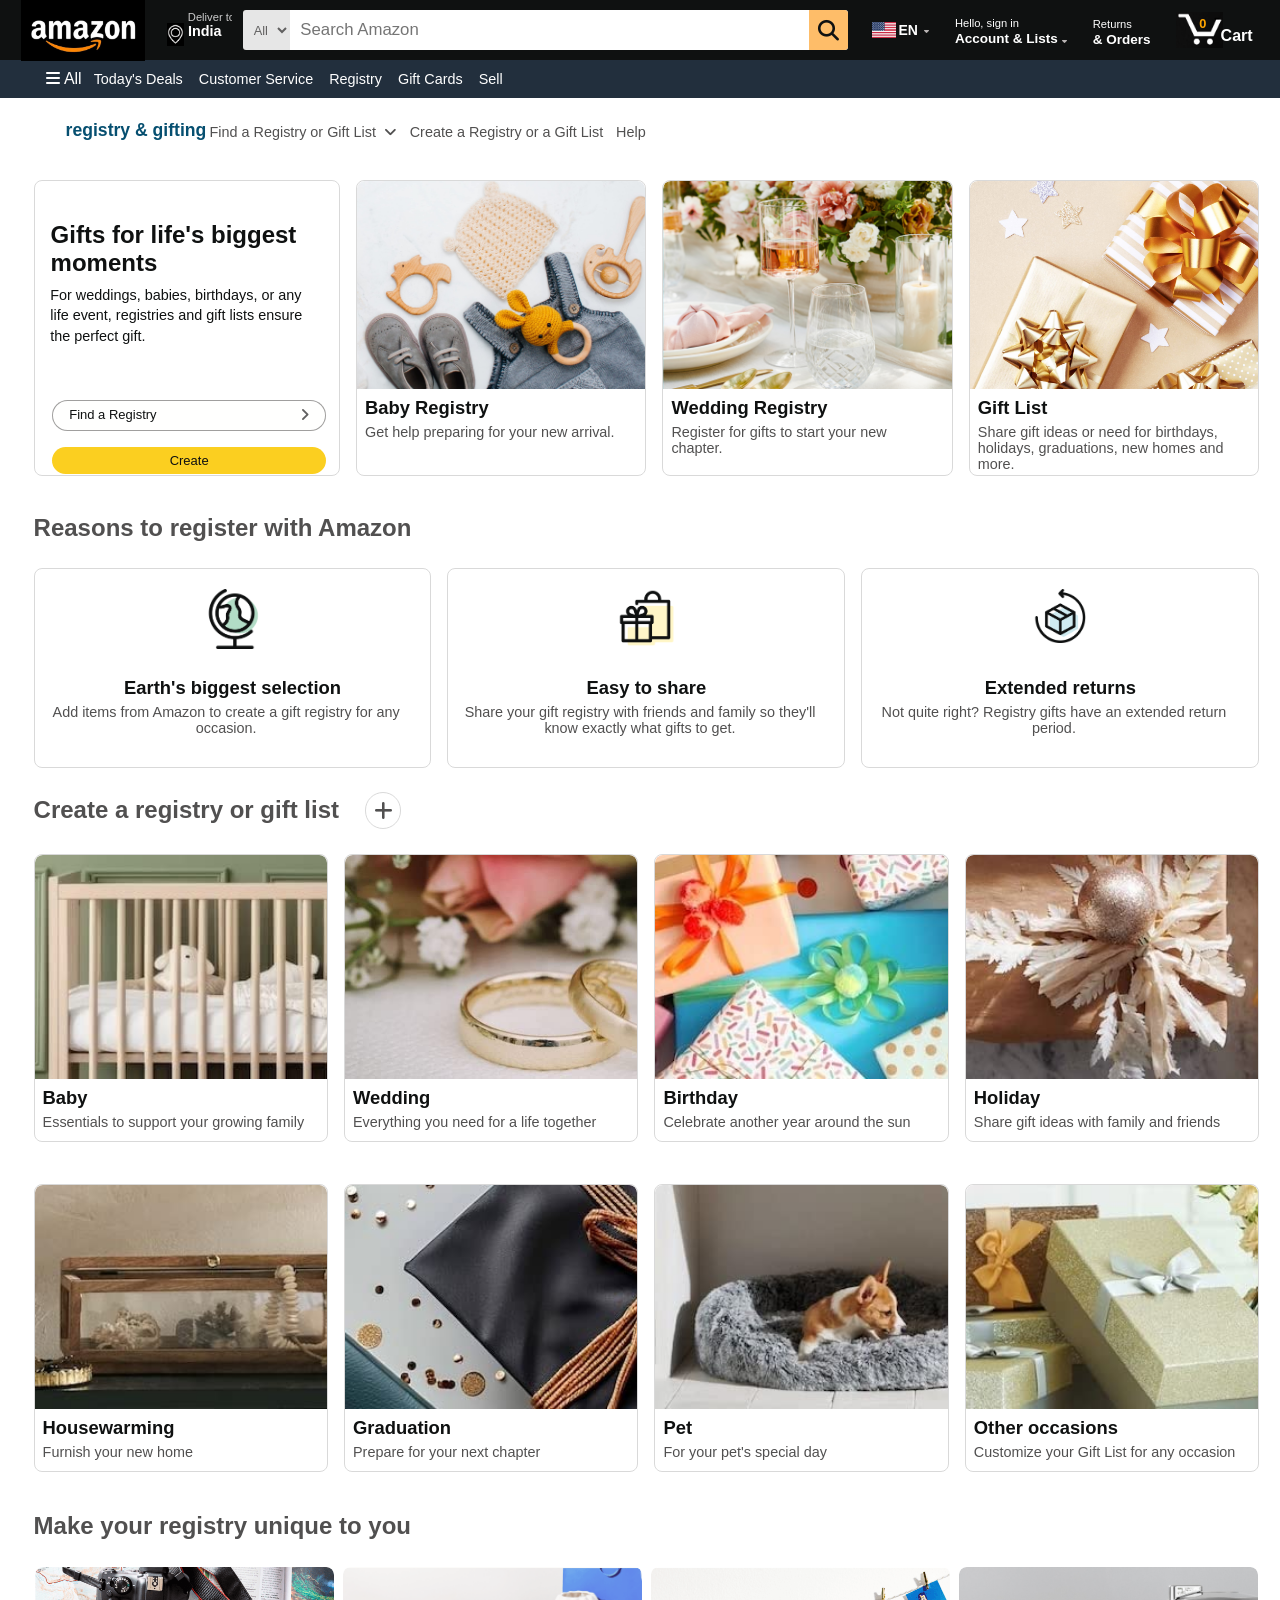
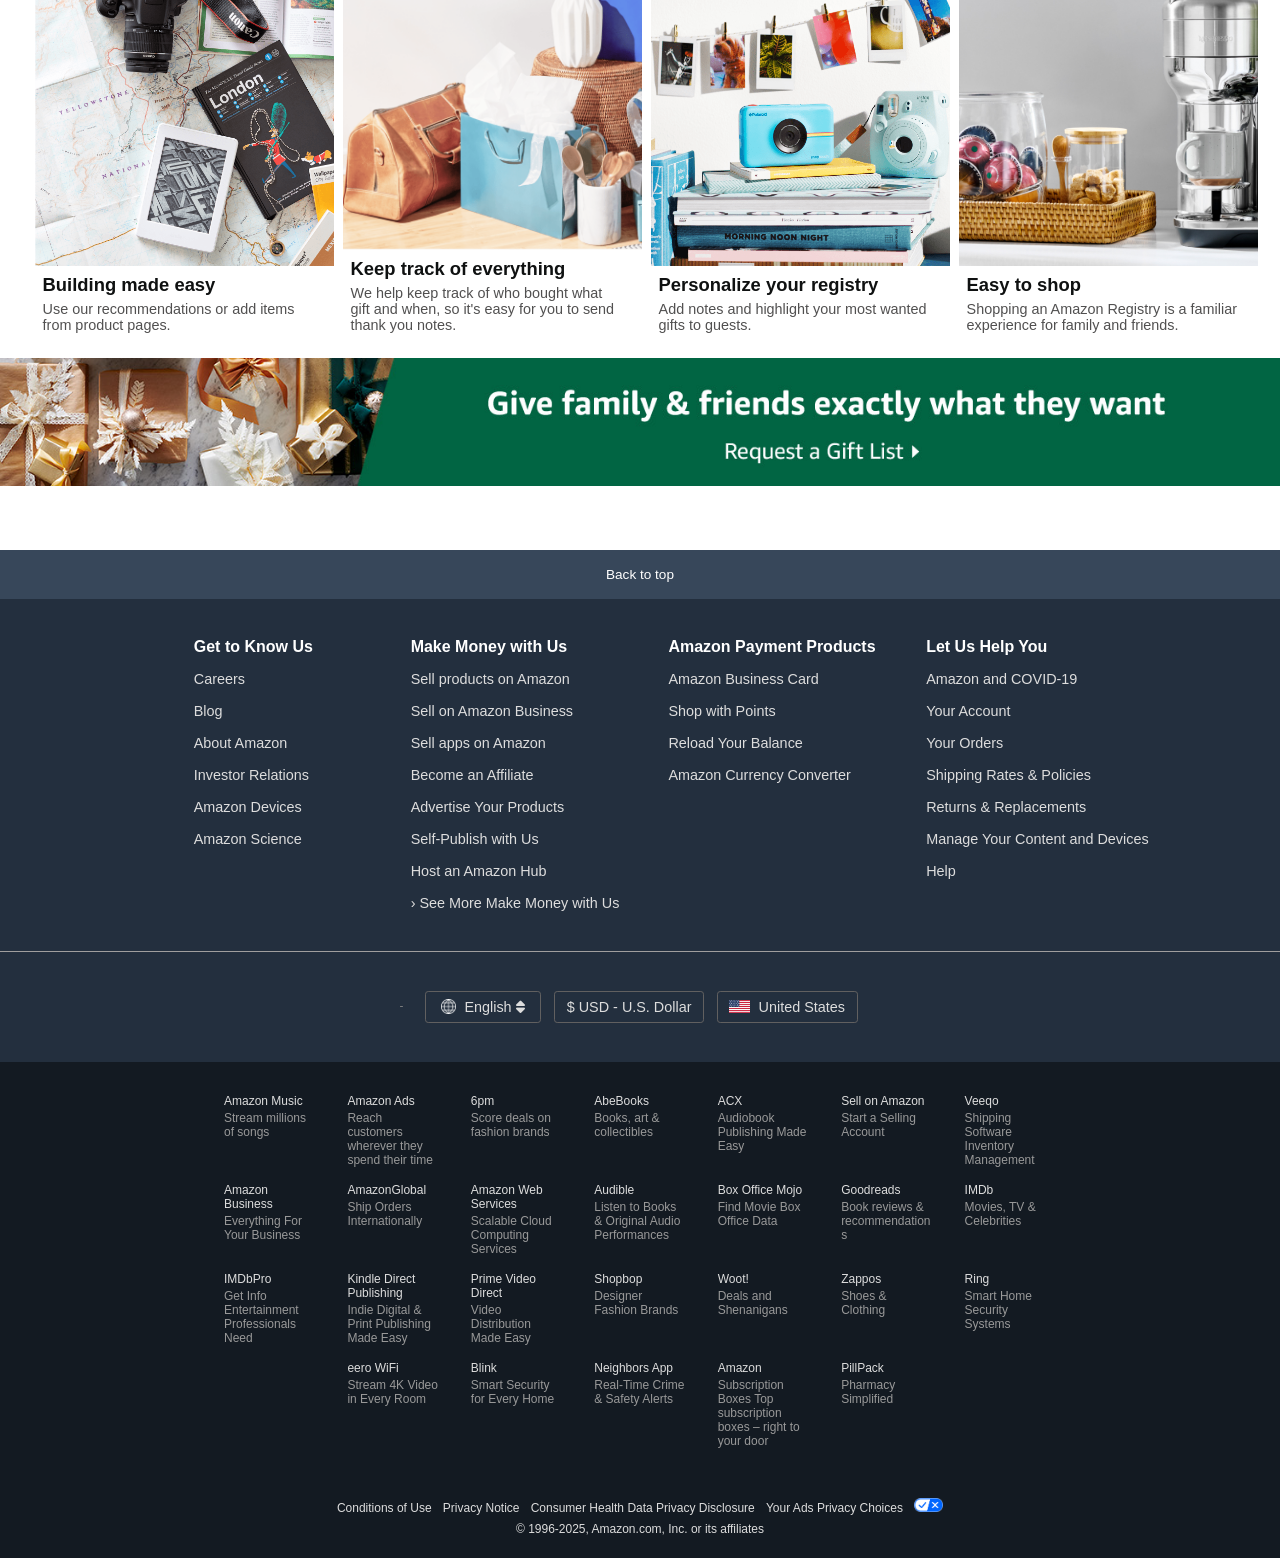
<file: Amazon Registry/atmika.html>
<!DOCTYPE html>
<html lang="en">

<head>
    <meta charset="UTF-8">
    <meta name="viewport" content="width=device-width, initial-scale=1.0">
    <title>Amazon Registry</title>
    <link rel="stylesheet" href="https://cdnjs.cloudflare.com/ajax/libs/font-awesome/6.7.2/css/all.min.css"
        integrity="sha512-Evv84Mr4kqVGRNSgIGL/F/aIDqQb7xQ2vcrdIwxfjThSH8CSR7PBEakCr51Ck+w+/U6swU2Im1vVX0SVk9ABhg=="
        crossorigin="anonymous" referrerpolicy="no-referrer" />
    <link rel="stylesheet" href="atmika.css">
</head>

<body>
    <header>
        <div class="navbar">
            <div class="nav-logo border">
                <div class="logo"></div>
            </div>

            <div class="nav-location border">
                <div class="add-first">
                    <p>Deliver to</p>
                </div>
                <div class="address-icon">
                    <div class="icon"></div>
                    <div class="add-second">
                        <p>India</p>
                    </div>
                </div>
            </div>

            <div class="nav-search">
                <select class="search-select">
                    <option>All</option>
                </select>
                <input placeholder="Search Amazon" class="search-input">
                <div class="search-icon">
                    <i class="fa-solid fa-magnifying-glass"></i>
                </div>
            </div>

            <div class="nav-language">
                <div class="txt-language border">
                    <div class="flag"></div>
                    <div class="language">EN</div>
                    <div class="down">
                        <i class="fa-solid fa-sort-down"></i>
                    </div>
                </div>
                <div class="nav-lan-dd">
                    <div class="lan-box1">
                        <p>Change language</p>
                        <p class="learn-more">Learn more</p>
                    </div>
                    <div class="lan-box2">
                        <p>English - EN</p>
                        <hr>
                        <p>español - ES</p>
                        <p>العربية - AR</p>
                        <p>Deutsch - DE</p>
                        <p>עברית - HE</p>
                        <p>한국어 - KO</p>
                        <p>português - PT</p>
                        <p>中文 (简体) - ZH</p>
                        <p>中文 (繁體) - ZH</p>
                    </div>
                    <hr>
                    <div class="lan-box3">
                        <p>Change currency</p>
                        <p class="learn-more">Learn more</p>
                    </div>
                    <div class="lan-box4">
                        <p>$ - USD - US Dollar</p>
                        <p class="change">Change</p>
                    </div>
                    <div class="lan-box5">
                        <div class="foot-flag"></div>
                        <p>You are shopping on Amazon.com</p>
                    </div>
                    <div class="lan-box6">Change country/region.</div>
                </div>
            </div>

            <div class="sign_in">
                <div class="nav-sign-in border">
                    <p><span>Hello, sign in</span></p>
                    <div class="sort-down">
                        <p class="nav-second">Account & Lists</p>
                        <div class="down">
                            <i class="fa-solid fa-sort-down"></i>
                        </div>
                    </div>
                </div>
                <!-------<div class="sign_in_hover">
                    <div class="si_block">
                        <div class="si">Sign in</div>
                        <div class="new_customer">
                            <p>New Customer?</p>
                            <div class="start">Start here</div>
                        </div>
                    </div>
                    <hr>
                    <div class="list_account">
                        <div class="list">
                            <div class="la">Your Lists</div>
                            <div class="details">
                                <p>Create a List</p>
                                <p>Find a List or Registry</p>
                            </div>
                        </div>
                        <div class="account">
                            <div class="la">Your Accounts</div>
                            <div class="details">
                                <p>Account</p>
                                <p>Orders</p>
                                <p>Recommendations</p>
                                <p>Browsing History</p>
                                <p>Watchlist</p>
                                <p>Video Purchases & Rentals</p>
                                <p>Kindle Unlimited</p>
                                <p>Content & Devices</p>
                                <p>Subscribe & Save Items</p>
                                <p>Memberships & Subscriptions</p>
                                <p>Music Library</p>
                            </div>
                        </div>
                    </div>
                </div>------->
            </div>

            <div class="nav-return border">
                <p><span>Returns</span></p>
                <p class="nav-second">& Orders</p>
            </div>

            <div class="nav-cart border">
                <div class="cart-icon">
                    <div class="value">0</div>
                    <p class="cart">Cart</p>
                </div>
            </div>
        </div>

        <div class="panel">
            <div class="all border">
                <i class="fa-solid fa-bars"></i>
                All
            </div>
            <div class="options">
                <a href="athul.html">
                    <p class="border">Today's Deals</p>
                </a>
                <p class="border">Customer Service</p>
                <a href="atmika.html">
                    <p class="border">Registry</p>
                </a>
                <a href="ayush.html">
                    <p class="border">Gift Cards</p>
                </a>
                <a href="atharva.html">
                    <p class="border">Sell</p>
                </a>
            </div>
        </div>
    </header>

    <div class="info">
        <div class="menu">
            <div class="registry">
                <p>registry & gifting</p>
            </div>
            <div class="menu-ops">
                <div class="menu-list m-border">Find a Registry or Gift List<i class="fa-solid fa-angle-down"></i>
                    <ul class="m-list">
                        <a
                            href="https://www.amazon.com/ap/signin?openid.pape.max_auth_age=43200&openid.return_to=https%3A%2F%2Fwww.amazon.com%2Fregistries%2Fcreate%3Fref_%3Duniversal_registries_subnav&openid.identity=http%3A%2F%2Fspecs.openid.net%2Fauth%2F2.0%2Fidentifier_select&openid.assoc_handle=amzn_gen_gift_us&openid.mode=checkid_setup&language=en_US&openid.claimed_id=http%3A%2F%2Fspecs.openid.net%2Fauth%2F2.0%2Fidentifier_select&pageId=amzn_gen_gift_us&openid.ns=http%3A%2F%2Fspecs.openid.net%2Fauth%2F2.0">
                            <li>Wedding Registry</li>
                            <li>Baby Registry</li>
                            <li>Gift List</li>
                        </a>
                    </ul>
                </div>
                <a
                    href="https://www.amazon.com/ap/signin?openid.pape.max_auth_age=43200&openid.return_to=https%3A%2F%2Fwww.amazon.com%2Fregistries%2Fcreate%3Fref_%3Duniversal_registries_subnav&openid.identity=http%3A%2F%2Fspecs.openid.net%2Fauth%2F2.0%2Fidentifier_select&openid.assoc_handle=amzn_gen_gift_us&openid.mode=checkid_setup&language=en_US&openid.claimed_id=http%3A%2F%2Fspecs.openid.net%2Fauth%2F2.0%2Fidentifier_select&pageId=amzn_gen_gift_us&openid.ns=http%3A%2F%2Fspecs.openid.net%2Fauth%2F2.0">
                    <p class="m-border">Create a Registry or a Gift List</p>
                </a>
                <a
                    href="https://www.amazon.com/gp/help/customer/display.html?ref_=universal_registries_subnav&nodeId=GLQP8385T78LUERA">
                    <p class="m-border">Help</p>
                </a>
            </div>
        </div>

        <div class="line1">
            <div class="gift-lists">
                <p class="gift">Gifts for life's biggest moments</p>
                <p class="gift-for">For weddings, babies, birthdays, or any life event, registries and gift lists ensure
                    the perfect gift.</p>
                <div class="gift-registry">
                    <p class="gift-r">Find a Registry</p>
                    <div class="arrow">
                        <i class="fa-solid fa-angle-right"></i>
                    </div>
                </div>
                <a
                    href="https://www.amazon.com/ap/signin?openid.pape.max_auth_age=43200&openid.return_to=https%3A%2F%2Fwww.amazon.com%2Fregistries%2Fcreate%3Fref_%3Duniversal_registries_subnav&openid.identity=http%3A%2F%2Fspecs.openid.net%2Fauth%2F2.0%2Fidentifier_select&openid.assoc_handle=amzn_gen_gift_us&openid.mode=checkid_setup&language=en_US&openid.claimed_id=http%3A%2F%2Fspecs.openid.net%2Fauth%2F2.0%2Fidentifier_select&pageId=amzn_gen_gift_us&openid.ns=http%3A%2F%2Fspecs.openid.net%2Fauth%2F2.0">
                    <p class="create">Create</p>
                </a>
            </div>

            <div class="baby-r">
                <a
                    href="https://www.amazon.com/ap/signin?openid.pape.max_auth_age=0&openid.return_to=https%3A%2F%2Fwww.amazon.com%2Fregistries%3Fref_%3Dnav_ya_signin%26ref_%3Dnav_ya_signin&openid.identity=http%3A%2F%2Fspecs.openid.net%2Fauth%2F2.0%2Fidentifier_select&openid.assoc_handle=usflex&openid.mode=checkid_setup&openid.claimed_id=http%3A%2F%2Fspecs.openid.net%2Fauth%2F2.0%2Fidentifier_select&openid.ns=http%3A%2F%2Fspecs.openid.net%2Fauth%2F2.0">
                    <div class="pic-baby"></div>
                    <div class="txt">
                        <p class="head">Baby Registry</p>
                        <p class="info">Get help preparing for your new arrival.</p>
                    </div>
                </a>
            </div>
            <div class="wedding-r"><a
                    href="https://www.amazon.com/ap/signin?openid.pape.max_auth_age=0&openid.return_to=https%3A%2F%2Fwww.amazon.com%2Fregistries%3Fref_%3Dnav_ya_signin%26ref_%3Dnav_ya_signin&openid.identity=http%3A%2F%2Fspecs.openid.net%2Fauth%2F2.0%2Fidentifier_select&openid.assoc_handle=usflex&openid.mode=checkid_setup&openid.claimed_id=http%3A%2F%2Fspecs.openid.net%2Fauth%2F2.0%2Fidentifier_select&openid.ns=http%3A%2F%2Fspecs.openid.net%2Fauth%2F2.0">
                    <div class="pic-wedding"></div>
                    <div class="txt">
                        <p class="head">Wedding Registry</p>
                        <p class="info">Register for gifts to start your new chapter.</p>
                    </div>
                </a>
            </div>
            <div class="gift-list"><a
                    href="https://www.amazon.com/ap/signin?openid.pape.max_auth_age=0&openid.return_to=https%3A%2F%2Fwww.amazon.com%2Fregistries%3Fref_%3Dnav_ya_signin%26ref_%3Dnav_ya_signin&openid.identity=http%3A%2F%2Fspecs.openid.net%2Fauth%2F2.0%2Fidentifier_select&openid.assoc_handle=usflex&openid.mode=checkid_setup&openid.claimed_id=http%3A%2F%2Fspecs.openid.net%2Fauth%2F2.0%2Fidentifier_select&openid.ns=http%3A%2F%2Fspecs.openid.net%2Fauth%2F2.0">
                    <div class="pic-gift"></div>
                    <div class="txt">
                        <p class="head">Gift List</p>
                        <p class="info">Share gift ideas or need for birthdays, holidays, graduations, new homes and
                            more.
                        </p>
                    </div>
                </a>
            </div>
        </div>

        <div class="heading">Reasons to register with Amazon</div>
        <div class="reasons">
            <div class="selection">
                <div class="earth"></div>
                <p class="head">Earth's biggest selection</p>
                <p class="info">Add items from Amazon to create a gift registry for any occasion.</p>
            </div>
            <div class="share">
                <div class="easy-to-share"></div>
                <p class="head">Easy to share</p>
                <p class="info">Share your gift registry with friends and family so they'll know exactly what gifts to
                    get.</p>
            </div>
            <div class="returns">
                <div class="extended-returns"></div>
                <p class="head">Extended returns</p>
                <p class="info">Not quite right? Registry gifts have an extended return period.</p>
            </div>
        </div>
        <div class="creation-r">
            <div class="heading">Create a registry or gift list</div>
            <div class="plus">
                <i class="fa-solid fa-plus"></i>
            </div>
        </div>

        <div class="creation">
            <div class="l1">
                <div class="baby">
                    <div class="baby-p"></div>
                    <p class="head">Baby</p>
                    <p class="info">Essentials to support your growing family</p>
                </div>
                <div class="wedding">
                    <div class="wed-p"></div>
                    <p class="head">Wedding</p>
                    <p class="info">Everything you need for a life together</p>
                </div>
                <div class="birthday">
                    <div class="bd-p"></div>
                    <p class="head">Birthday</p>
                    <p class="info">Celebrate another year around the sun</p>
                </div>
                <div class="holiday">
                    <div class="holiday-p"></div>
                    <p class="head">Holiday</p>
                    <p class="info">Share gift ideas with family and friends</p>
                </div>
            </div>

            <div class="l2">
                <div class="housewarming">
                    <div class="hw-p"></div>
                    <p class="head">Housewarming</p>
                    <p class="info">Furnish your new home</p>
                </div>
                <div class="graduation">
                    <div class="graduation-p"></div>
                    <p class="head">Graduation</p>
                    <p class="info">Prepare for your next chapter</p>
                </div>
                <div class="pet">
                    <div class="pet-p"></div>
                    <p class="head">Pet</p>
                    <p class="info">For your pet's special day</p>
                </div>
                <div class="other-occasion">
                    <div class="oo-p"></div>
                    <p class="head">Other occasions</p>
                    <p class="info">Customize your Gift List for any occasion</p>
                </div>
            </div>
        </div>

        <div class="heading">Make your registry unique to you</div>
        <div class="make-registry">
            <div class="building">
                <div class="building-p"></div>
                <p class="head">Building made easy</p>
                <p class="info">Use our recommendations or add items from product pages.</p>
            </div>
            <div class="track">
                <div class="track-p"></div>
                <p class="head">Keep track of everything</p>
                <p class="info">We help keep track of who bought what gift and when, so it's easy for you to send thank
                    you notes.</p>
            </div>
            <div class="personalise">
                <div class="personalise-p"></div>
                <p class="head">Personalize your registry</p>
                <p class="info">Add notes and highlight your most wanted gifts to guests.</p>
            </div>
            <div class="easy-to-shop">
                <div class="shop-p"></div>
                <p class="head">Easy to shop</p>
                <p class="info">Shopping an Amazon Registry is a familiar experience for family and friends.</p>
            </div>
        </div>
    </div>
    <div class="request"></div>

    <footer>
        <div class="panel1">
            Back to top
        </div>
        <div class="panel2">
            <ul>
                <p>Get to Know Us</p>
                <a>Careers</a>
                <a>Blog</a>
                <a>About Amazon</a>
                <a>Investor Relations</a>
                <a>Amazon Devices</a>
                <a>Amazon Science</a>
            </ul>
            <ul>
                <p>Make Money with Us</p>
                <a>Sell products on Amazon</a>
                <a>Sell on Amazon Business</a>
                <a>Sell apps on Amazon</a>
                <a>Become an Affiliate</a>
                <a>Advertise Your Products</a>
                <a>Self-Publish with Us</a>
                <a>Host an Amazon Hub</a>
                <a>› See More Make Money with Us</a>
            </ul>
            <ul>
                <p>Amazon Payment Products</p>
                <a>Amazon Business Card</a>
                <a>Shop with Points</a>
                <a>Reload Your Balance</a>
                <a>Amazon Currency Converter</a>
            </ul>
            <ul>
                <p>Let Us Help You</p>
                <a>Amazon and COVID-19</a>
                <a>Your Account</a>
                <a>Your Orders</a>
                <a>Shipping Rates & Policies</a>
                <a>Returns & Replacements</a>
                <a>Manage Your Content and Devices</a>
                <a>Help</a>
            </ul>
        </div>
        <div class="panel3">
            <div class="foot-logo"></div>
            <div class="panel3-2">
                <div class="foot-lan">
                    <div class="lan">
                        <div class="foot-globe"></div>
                        English
                    </div>
                    <div class="sort">
                        <i class="fa-solid fa-sort"></i>
                    </div>
                </div>
                <div class="foot-currency">$ USD - U.S. Dollar</div>
                <div class="foot-nation">
                    <div class="foot-flag"></div>
                    United States
                </div>
            </div>
        </div>
        <div class="panel-4">
            <div class="panel-4-item">
                <p>Amazon Music</p>
                <a>Stream millions of songs</a>
            </div>
            <div class="panel-4-item">
                <p>Amazon Ads</p>
                <a>Reach customers wherever they spend their time</a>
            </div>
            <div class="panel-4-item">
                <p>6pm</p>
                <a>Score deals on fashion brands</a>
            </div>
            <div class="panel-4-item">
                <p>AbeBooks</p>
                <a>Books, art & collectibles</a>
            </div>
            <div class="panel-4-item">
                <p>ACX</p>
                <a>Audiobook Publishing Made Easy</a>
            </div>
            <div class="panel-4-item">
                <p>Sell on Amazon</p>
                <a>Start a Selling Account</a>
            </div>
            <div class="panel-4-item">
                <p>Veeqo</p>
                <a>Shipping Software Inventory Management</a>
            </div>
            <div class="panel-4-item">
                <p>Amazon Business</p>
                <a>Everything For Your Business</a>
            </div>
            <div class="panel-4-item">
                <p>AmazonGlobal</p>
                <a>Ship Orders Internationally</a>
            </div>
            <div class="panel-4-item">
                <p>Amazon Web Services</p>
                <a>Scalable Cloud Computing Services</a>
            </div>
            <div class="panel-4-item">
                <p>Audible</p>
                <a>Listen to Books & Original Audio Performances</a>
            </div>
            <div class="panel-4-item">
                <p>Box Office Mojo</p>
                <a>Find Movie Box Office Data</a>
            </div>
            <div class="panel-4-item">
                <p>Goodreads</p>
                <a>Book reviews & recommendations</a>
            </div>
            <div class="panel-4-item">
                <p>IMDb</p>
                <a>Movies, TV & Celebrities</a>
            </div>
            <div class="panel-4-item">
                <p>IMDbPro</p>
                <a>Get Info Entertainment Professionals Need</a>
            </div>
            <div class="panel-4-item">
                <p>Kindle Direct Publishing</p>
                <a>Indie Digital & Print Publishing Made Easy</a>
            </div>
            <div class="panel-4-item">
                <p>Prime Video Direct</p>
                <a> Video Distribution Made Easy</a>
            </div>
            <div class="panel-4-item">
                <p>Shopbop</p>
                <a>Designer Fashion Brands</a>
            </div>
            <div class="panel-4-item">
                <p>Woot!</p>
                <a>Deals and Shenanigans</a>
            </div>
            <div class="panel-4-item">
                <p>Zappos</p>
                <a>Shoes & Clothing</a>
            </div>
            <div class="panel-4-item">
                <p>Ring</p>
                <a>Smart Home Security Systems</a>
            </div>
            <div class="panel-4-item">
                <p></p>
                <a></a>
            </div>
            <div class="panel-4-item">
                <p>eero WiFi</p>
                <a>Stream 4K Video in Every Room</a>
            </div>
            <div class="panel-4-item">
                <p>Blink</p>
                <a>Smart Security for Every Home</a>
            </div>
            <div class="panel-4-item">
                <p>Neighbors App</p>
                <a>Real-Time Crime & Safety Alerts</a>
            </div>
            <div class="panel-4-item">
                <p>Amazon</p>
                <a>Subscription Boxes Top subscription boxes – right to your door</a>
            </div>
            <div class="panel-4-item">
                <p>PillPack</p>
                <a>Pharmacy Simplified </a>
            </div>
            <div class="panel-4-item">
                <p></p>
                <a></a>
            </div>
        </div>
        <div class="panel5">
            <div class="panel5-1">
                <p>Conditions of Use</p>
                <p>Privacy Notice</p>
                <p>Consumer Health Data Privacy Disclosure</p>
                <div class="privacy">
                    <p>Your Ads Privacy Choices</p>
                    <div class="mark"></div>
                </div>
            </div>
            <div class="panel5-2">
                &copy; 1996-2025, Amazon.com, Inc. or its affiliates
            </div>
        </div>
    </footer>

</body>

</html>
</file>
<file: Amazon Registry/atmika.css>
*{
    margin: 0;
    padding:0;
    font-family: Arial;
    box-sizing: border-box;
}

/**navbar**/
.navbar{
    height: 60px;
    background-color:#0F1111;
    color:white;
    display:flex;
    align-items: center;
    justify-content: space-evenly;
    padding:0 15px;
    gap:10px;
    flex-wrap: nowrap;
    position: relative;
}

.nav-logo{
    height: 4.5rem;
    width: 8.5rem;
    display:flex;
    align-items: center;
}

.logo{
    background-image: url("amazon.logo.jpg");
    background-size: contain;
    background-position: center;
    background-repeat: no-repeat;
    height:4.5rem;
    width : 8.5rem;
}

.border{
    border:1.5px solid transparent;
    border-radius:3px;
    padding:5px;
}

.border:hover{
    border:1.5px solid white;
}

.nav-location{
    display: flex;
    flex-direction: column;
    align-items: flex-start;
    height:3.125rem;
    width:5.535rem;
    color:#CCCCCC;
    font-size:0.8rem;
    overflow:hidden;
    white-space:nowrap;
}

.add-first{
    align-items: end;
    margin-left:1.3rem;
    font-weight: 400;
    font-size: 0.7rem;
}

.address-icon{
    display:flex;
    align-items: flex-start;
    gap:0.0625rem;
    margin-right:1.4rem;
}

.add-second{
    font-weight:700;
    color:#FFFFFF;
    font-size:0.9rem;
}

.icon{
    background-image:url("location.jpg");
    background-size:contain;
    background-repeat: no-repeat;
    background-position:left;
    height: 1.4375rem;
    width:1.25rem;
    align-items: center;
}

.nav-search{
    display:flex;
    justify-content:space-evenly;
    align-items: center;
    height:2.5rem;
    width:60vw;
    color:#0F1111;
    background-color:#E6E6E6;
    border-radius:3px;
    overflow:hidden;
}

.search-select{
    width:55px;
    background-color: #E6E6E6;
    text-align: center;
    border-top-left-radius: 3px;
    border-bottom-left-radius: 3px;
    border:none;
    font-size:0.8rem;
    color:#616060;
}

.search-select:hover{
    background-color: #d4d4d4;
    height:2.5rem;
}

.search-input{
    width:100%;
    height:2.5rem;
    font-size:1.05rem;
    border:none;
    outline: none;
    padding-left:10px;
    color:#616060;
}

.search-input:focus {
    background-color: white;
}

.nav-search:focus-within {
    outline: 2px solid orange;
    border: none;
}

.search-icon{
    width: 2.8125rem;
    height:2.5rem;
    display:flex;
    background-color:#FEBD69;
    justify-content: center;
    font-size: 1.3rem;
    align-items:center;
    border-top-right-radius: 3px;
    border-bottom-right-radius: 3px;
}

.search-icon:hover{
    background-color:#eca241 ;
}

.txt-language{
    display:flex;
    height:3.535rem;
    align-items :center;
    justify-content: center;
}

.flag{
    background-image:url("usa.flag.jpeg");
    background-size:cover;
    height:1rem;
    width:1.5rem;
    margin-left:8px;
    display:block;
}

.language{
    font-size:0.875rem;
    font-weight: 700;
    color:#ffffff;
    width:1.14875rem;
    height:0.9375rem;
    margin:3px;
}

.nav-language{
    position: relative;
    height: 100%;
    display: flex;
    align-items: center;
}

.nav-lan-dd{
    display: none;
    position: absolute;
    top: 100%;
    left: 50%;
    transform: translateX(-25%);
    width: 15rem;
    font-size: 0.8rem;
    color: #000000;
    background-color: #FFFFFF;
    height: auto;
    border-radius: 0.3rem;
    border: #000000 solid 0.001rem;
    margin: 0;
    padding: 0.7rem;
    flex-direction: column;
    z-index: 1000;
}

.nav-language:hover .nav-lan-dd{
    display:block
}

.lan-box1, .lan-box3{
    display:flex;
    gap:0.5rem;
    padding:0.3rem;
}

.learn-more{
    font-size: 0.7rem;
    color:rgb(68, 116, 206);
    text-decoration: solid underline rgb(68, 116, 206);
    text-align: center;
}

hr{
    color: #cacaca;
    margin: 0.4rem;
    font-weight: 100;
}

.lan-box2 p{
    padding:0.3rem;
    padding-left: 1.8rem;;
    position:relative;
    line-height: 1.2rem;

}

.lan-box2 p::before{
    content:"";
    position:absolute;
    left:0.5rem;
    top:50%;
    transform: translateY(-50%);
    border-radius: 70%;
    width:1rem;
    height:1rem;
    background-color: #E6E6E6;
    border: 1px solid #999999;
}

.lan-box2 p:hover::after{
    content:"";
    position:absolute;
    left:0.8rem;
    top:50%;
    transform: translateY(-50%);
    border-radius: 70%;
    width:0.5rem;
    height:0.5rem;
    background-color:rgb(222, 116, 18);
}

.lan-box2 p:hover{
    color:rgb(222, 116, 18);
    text-decoration: solid underline rgb(222, 116, 18);
}

.lan-box4, .lan-box5, .lan-box6{
    padding:0.3rem;
}

.lan-box4{
    display:flex;
    gap:1vw;
}

.change{
    color:rgb(68, 116, 206);
}

.lan-box5{
    display:flex;
    gap:0.5rem;
    text-align: left;
    margin:0.5rem 0rem;
    align-items: center;
}

.lan-box6{
    text-align: center;
    color:rgb(68, 116, 206);
}

.sign-in{
    position: relative;
    height: 100%;
    display: flex;
    flex-direction: column;
}
/****
.sign_in:hover .sign_in_hover{
    display:block
}

.sign_in_hover{
    display: none;
    position: absolute;
    top: 100%;
    left: 50%;
    transform: translateX(20%);
    background-color: #FFFFFF;
    height: auto;
    border-radius: 0.3rem;
    border: #000000 solid 0.001rem;
    flex-direction: column;
    z-index: 1000;
    width:35rem;
    align-items: center;
    align-content: center;
}

.si{
    border-color: #d2d2d2d6;
    border-width: 0.001rem;
    border-radius: 0.5rem;
    background-color: #fccc0c;
    color:#0F1111 ;
    font-size:0.82rem;
    font-weight: 200;
    padding:0.4rem;
    margin:0.6rem;
    margin-top:0.4rem ;
    align-items: center;
    text-align: center;
    width:50%;
    justify-content: center;
}

.si:hover{
    text-decoration: underline;
}

.new_customer{
    display: flex;
    font-size: 0.7rem;
}

.new_customer p{
    font-size: 0.7rem;
}

.start{
    color: cornflowerblue;
    text-decoration: underline;
    text-decoration-thickness: 0.1rem;
}

.start :hover{
    color:crimson;
}*****/

.sort-down{
    display:flex;
}

.down{
    margin:4px;
    align-items:center;
    color:#bab5b5;
    font-size:0.5rem;
}

span{
    font-size:0.7rem;
}

.nav-second{
    font-size:0.845rem;
    font-weight:700;
    white-space: nowrap;
} 

.cart-icon{
    display: flex;
    align-items: center;
    background-image:url("cart.png");
    background-size:contain;
    background-repeat:no-repeat;
    background-position: center;
    height:2.2rem;
    width:3.4rem;
    position:relative;
    margin-right:2rem;
}

.value{
    color:orange;
    font-weight: 700;
    font-size: 0.8rem;
    display:flex;
    justify-content: center;
    align-items: center;
    padding:2px;
    position:absolute;
    top:32%;
    left:52%;
    transform:translate(-32%,-52%);
}

.cart{
    display:flex;
    align-items:center;
    justify-content:flex-end;
    gap:0.5rem;
    font-weight: 700;
    position:absolute;
    top:60%;
    left:100%;
    transform:translate(-20%,-40%);
}

.navbar:hover .nav-logo,.logo,.nav-location,.search-select,.search-icon,.nav-language,.flag,.language,.sort-down,.down,.nav-second,.cart-icon,.value,.cart{
    cursor: pointer;
}

/**panel**/
.panel{
    display:flex;
    align-items:center;
    justify-content: center;
    background-color: #222F3D;
    color: white;
    height:2.4rem;
    flex-wrap: nowrap;
    overflow:hidden;
}

.options p{
    display:inline;
}
a{
    text-decoration: none !important;
    color: inherit;
}
.m-list a{
    color: #000000;
}
.options{
    font-size:0.9rem;
    width:90vw;
}

.deals{
    font-size:0.9rem;
    font-weight:700;
}

.panel:hover .options,.deals{
    cursor: pointer;
}

.info{
    margin-right:1vw;
}

/**menu**/
.menu{
    display:flex;
    align-items:center;
    justify-content:left;
    gap:1rem;
    height:4rem;
    width:100vw;
    flex-wrap: nowrap;
    overflow: visible;
    padding:0.5rem;
    margin-left:2vw;
}

.registry{
    font-size:1.1rem;
    font-weight:700;
    color:#064f70;
    width:8vw;
    margin-left: 1.5rem;
    margin-right: 2vw;
    white-space: nowrap;
}

.registry:hover{
    text-underline-offset: 0.1rem;
    text-decoration: underline;
    text-decoration-color: #064f70;
    text-decoration-thickness: 0.1rem;
}

.menu-ops{
    display:flex;
    align-items:flex-start;
    justify-content:left;
    gap:1vw;
    font-size:0.9rem;
    font-weight: 500;
    padding-top:1.7rem;
}

.m-border:hover{
    text-underline-offset:1.5rem;
    text-decoration: underline;
    text-decoration-color: #064f70;
    text-decoration-thickness: 0.15rem;
}

.menu-list{
    display:flex;
    gap:0.5rem;
    position:relative;
    padding-bottom:1.45rem;
    height: 100%;
    align-items: center;
}

.m-list {
    display: none;
    position: absolute;
    top: 100%;
    left: 50%;
    transform: translateX(-50%);
    background-color: #ffffff;
    list-style-type: none;
    margin: 0rem;
    padding:0.5rem 0.5rem;
    border-radius: 0rem;
    height: 8rem;
    min-width: 17rem;
    z-index: 2000;
    border: 0.5px solid #000000;
    color: #000000;
    opacity: 1;
}

.m-list li{
    padding: 0.5rem;
}

.m-list li:hover{
    color: #064f70;
    cursor: pointer;
}

.menu-list:hover .m-list,
.menu-list:focus-within .m-list {
    display: block;
    transform: translateX(-50%) translateY(0);
}

.menu:hover .registry,.menu-ops,.menu-list,.m-list li {
    cursor: pointer;
}

/**line1**/
.line1{
    display:flex;
    justify-content: space-between; /* Adjusted for better spacing */
    margin-top:0.6rem;
    z-index:20;
    margin-left: 2vw;
    margin-bottom: 3rem;
    margin-top: 0.5rem;
    gap:1rem;
    height:18.5rem;
}

.gift-lists{
    display:flex;
    flex-direction:column;
    color:#0F1111;
    padding:0.5rem;
    border-style: solid;
    border-color: #d2d2d2d6;
    border-width: 0.001rem;
    border-radius:0.5rem;
    margin-top:0.6rem;
    margin-bottom:1rem;
    height:18.5rem;
    z-index:10;
}

.gift{
    font-size:1.5rem;
    font-weight:700;
    padding:0.5rem;
    padding-top:2.5vw;
    padding-bottom: 0rem;
    align-items: center;
    justify-content: center;
}

.gift-for{
    padding: 0.6vw;
    padding-bottom: 2vw;
    font-size:0.9rem;
    line-height: 1.3rem;
}

.gift-registry{
    display:inline-flex;
    flex-wrap: nowrap;
    border-style: solid;
    border-color: #737272ad;
    border-width: 0.001rem;
    border-radius: 5rem;
    background-color: #fffffe;
    margin-left:0.6rem;
    margin-right:0.6rem;
    margin-top:1.7rem;
    margin-bottom:0.6rem;
    width:95%;
    justify-content: center;
}

.gift-r{
    color:#0F1111 ;
    font-size:0.8125rem;
    padding:0.4rem 1rem ;
    width:75vw
}

.arrow{
    align-items: center;
    color:#616060;
    padding: 0.4rem 1rem;
}

.create{
    border-color: #d2d2d2d6;
    border-width: 0.001rem;
    border-radius: 5rem;
    background-color: #fbcf20;
    color:#0F1111 ;
    font-size:0.8125rem;
    padding:0.4rem;
    margin:0.6rem;
    margin-top:0.4rem ;
    align-items: center;
    text-align: center;
    width:95%;
    justify-content: center;
}

.head{
    display:flex;
    justify-content: flex-start;
    padding:0.5rem;
    padding-top:0.5rem;
    padding-bottom:0.3rem;
    font-size:1.15rem;
    font-weight:700;
}

.info{
    color:#515050;
    font-size:0.9rem;
    padding:0.5rem;
    padding-top:0rem;
}

.gift-lists, .baby-r, .wedding-r, .gift-list{
    width:25%;
}

.baby-r, .wedding-r, .gift-list{
    display:flex;
    flex-direction:column;
    color:#0F1111;
    padding:0rem;
    border-style: solid;
    border-color: #d2d2d2d6;
    border-width: 0.001rem;
    border-radius:0.5rem;
    margin-top:0.6rem;
    margin-bottom:1rem;
    overflow:hidden;
    height:18.5rem;
    justify-content: flex-start;
}

.pic-baby, .pic-wedding, .pic-gift{
    background-size: cover;
    background-repeat:no-repeat;
    width: 100%;
    height: 13rem;
    margin: 0;
    padding: 0;
    border-top-left-radius:0.5rem;
    border-top-right-radius:0.5rem;
    overflow: hidden;
}

.pic-baby{
    background-image: url("baby_registry.jpeg");
}

.pic-wedding{
    background-image: url("wedding_registry.jpg");
}

.pic-gift{
    background-image: url("gift_list.jpeg");
}

/**reasons to register  to with amazon**/
.reasons{
    display:flex;
    justify-content: space-evenly;
    margin-left: 2vw;
    margin-bottom: 1.5rem;
    margin-top:1rem;
    gap:1rem;
}

.creation{
    display:flex;
    flex-direction: column;
    justify-content: space-evenly;
    margin-left: 2vw;
    margin-bottom: 1.5rem;
    margin-top:1rem;
    gap:1rem;
}

.l1, .l2{
    display:flex;
    justify-content: space-evenly;
    gap:1rem;
    margin:0;
}

.heading{
    margin:0 2vw;
    font-size: 1.5rem;
    font-weight: 700;
}

.selection, .share, .returns{
    display:flex;
    flex-direction:column;
    color:#0F1111;
    padding:0rem 0.5rem;
    border-style: solid;
    border-color: #d2d2d2d6;
    border-width: 0.001rem;
    border-radius:0.5rem;
    overflow:hidden;
    align-items: center;
    text-align: center;
    margin-top:0.6rem;
    margin-bottom:0rem;
    width:33.334%;
    height:12.5rem;
    justify-content: flex-start;
}

.earth, .easy-to-share, .extended-returns{
    background-size:contain;
    background-repeat:no-repeat; 
    width:3.75rem;
    height:3.75rem;
    margin:1.25rem;
    padding:0;
    border-radius:0rem;
}

.earth{
    background-image: url("earth.png");
}

.easy-to-share{
    background-image: url("easy_to_share.png");
}

.extended-returns{
    background-image: url("extended_returns.png");
}

/**Create a registry or gift file**/
.creation-r{
    display: flex;
    flex-direction: row;
    align-items: center;
}

.plus{
    border-radius:50%;
    border-style: solid;
    border-color: #d2d2d2d6;
    border-width: 0.001rem;
    padding:0.5rem;
    justify-content:center;
    align-items: center;
    font-size: 1.3rem;
    height: 2.3rem;
    width: 2.3rem;
    display: flex;
    text-align: center;
    line-height: 1rem;
}

.baby, .wedding, .birthday, .holiday, .housewarming, .pet, .graduation, .other-occasion{
    display:flex;
    flex-direction:column;
    color:#0F1111;
    padding:0rem;
    border-style: solid;
    border-color: #d2d2d2d6;
    border-width: 0.001rem;
    border-radius:0.5rem;
    overflow:hidden;
    align-items:flex-start;
    text-align:left;
    margin-top:0.6rem;
    margin-bottom:1rem;
    width:25%;
    height:18rem;
    justify-content: flex-start;
}

.baby-p, .wed-p, .bd-p, .holiday-p, .hw-p, .pet-p, .graduation-p, .oo-p{
    background-size:cover;
    background-repeat:no-repeat;
    width:100%;
    height:14rem;
    margin:0rem;
    padding:0;
    border-top-left-radius:0.5rem;
    border-top-right-radius:0.5rem;
    overflow:hidden;
}

.baby-p{
    background-image: url("baby.jpg");
}

.wed-p{
    background-image: url("wedding.jpg");
}

.bd-p{
    background-image: url("birthday.jpg");
}

.holiday-p{
    background-image: url("holiday.jpg");
}

.hw-p{
    background-image: url("house_warming.jpg");
}

.pet-p{
    background-image: url("pet.jpg");
}

.graduation-p{
    background-image: url("graduation.jpg");
}

.oo-p{
    background-image: url("other_occasions.jpg");
}

/**make your registry unique for you**/
.make-registry{
    display:flex;
    justify-content: space-evenly;
    margin-left: 2vw;
    margin-bottom: 0.5rem;
    margin-top:1rem;
    gap:0.4rem;
}

.building, .track, .personalise, .easy-to-shop{
    display:flex;
    flex-direction:column;
    color:#0F1111;
    padding:0rem;
    border-radius:0.5rem;
    border-style: solid;
    border-color: transparent;
    border-width: 0.001rem;
    overflow:hidden;
    align-items:flex-start;
    text-align:left;
    margin-top:0.6rem;
    margin-bottom:0rem;
    width:25%;
    height:23.5rem;
}

.building-p, .track-p, .personalise-p, .shop-p{
    background-size:cover;
    background-repeat:no-repeat;
    width:100%;
    height:18.75rem;
    margin:0rem;
    padding:0;
    border-top-left-radius:0.5rem;
    border-top-right-radius:0.5rem;
    overflow:hidden;
}

.building-p{
    background-image: url("building_made_easy.png");
}

.track-p{
    background-image: url("keep_track_of_everything.png");
}

.personalise-p{
    background-image: url("personalisse_your_registry.png");
}

.shop-p{
    background-image: url("easy_to_shop.jpg");
}

/**request a gift list**/
.request{
    background-image: url("family_friends.jpg");
    background-size:contain;
    background-repeat:no-repeat;
    width:100%;
    height:12rem;
    margin-bottom: 0;
    padding:0;
}

footer{
    height:62.5rem;
    width:100%;
    font-size:0.9rem;
    white-space: nowrap;
    margin-top: 0;
    padding:0;
}


.gift-registry, .create, .baby-r, .wedding-r, .gift-list, .baby, .wedding, .birthday, .holiday, .housewarming, .pet, .graduation, .other-occasion, .request :hover{
    cursor:pointer;
}

footer{
    height:62.5rem;
    width:100%;
    font-size:0.9rem;
    white-space: nowrap;
    margin:0;
    padding:0;
}

/*back to top**/
.panel1{
    font-size:0.85rem;
    padding-top: 0%;
    padding:1.1rem;
    height:3.1rem;
    background-color: #37475a;
    display: flex;
    justify-content: center;
    align-items: center;
    color:white;
}

/**get to know us**/
.panel2{
    display:flex;
    background-color: #232F3E;
    line-height: 2rem;
    padding:2rem 6rem;
    display:flex;
    flex-direction: row;
    justify-content: space-evenly;
}

ul p{
    font-size: 1rem;
    font-weight: 700;
    color:#FFFFFF;
}

ul a{
    font-size: 0.9rem;
    color:#DDDDDD;
    display:flex;
    flex-direction: column;
    justify-content:flex-start;
    align-items: flex-start;
}

ul{
    max-width: 10rem;
    overflow-wrap:anywhere;
}

/**foot logo**/
.panel3{
    color:#DDDDDD;
    display:flex;
    justify-content:space-evenly;
    justify-items: center;
    align-items: center;
    background-color: #232F3E;
    padding:1rem 25rem;
    border-top:0.001rem solid #a09e9e ;
    font-size:0.9rem;
}

.foot-logo{
    background-image: url("foot-amazon-logo.webp");
    background-size: contain;
    background-position: center;
    background-repeat: no-repeat;
    height:1.625rem;
    width : 4.75rem;
    display:flex;
    justify-content:center;
    align-items: center;
}

.panel3-2{
    margin:1rem;
    display:flex;
    justify-content: space-evenly;
    align-items: center;
}

.foot-lan, .foot-currency, .foot-nation{
    display:flex;
    flex-direction: row;
    justify-content:space-evenly;
    justify-items: center;
    align-items: center;
    border:solid 0.001rem #616060;
    padding:0.5rem 0.7rem;
    margin:0.4rem;
    border-radius:0.2rem;
}

.foot-lan{
    display:flex;
    justify-content: space-evenly;
    align-items: center;
    width:7.26rem;
    height:2.05rem;
}

.lan{
    display:flex;
    justify-content: space-evenly;
    align-items: center;
}

.foot-currency{
    width:9.37rem;
    height:2.05rem;
}

.foot-nation{
    width:8.8rem;
    height:2.05rem;
}

.foot-globe, .foot-flag{
    background-size: contain;
    background-repeat: no-repeat;
    background-position: center;
    margin:0;
    padding:0.01rem;
    display:flex;
    justify-content:space-evenly;
    align-items:center;
}

.foot-globe{
    background-image: url("globe.png");
    width: 0.94rem;
    height: 0.94rem;
    margin-right: 0.5rem;
}

.foot-flag{
    background-image: url("usa.flag.jpeg");
    width: 1.3rem;
    height: 0.94rem;
    margin-right: 0.5rem;
}

.sort{
    height:0.97rem;
    width:0.6rem;
    color: #DDDDDD;
    align-items: flex-end;
}

/**links**/
.panel-4{
    display:grid;
    grid-template-columns: repeat(7, minmax(3.3rem, 6.5rem));
    gap: 1rem 2rem;
    font-size:12px;
    background-color: #131A22;
    height:auto;
    width:100%;
    padding:2rem 14rem;
    justify-content: center; /* Center the items */
}

.panel-4-item{
    text-align: left;
    word-wrap:break-word;
    word-break: break-word;
    white-space:normal;
}

.panel-4-item:hover{
    text-decoration: underline solid #999999;
    text-underline-offset: 0.1rem;
    text-decoration-thickness: 0.01rem;
}

.panel-4-item p{
    font-weight:400;
    color:#DDDDDD;
    margin-bottom:0.2rem;
}

.panel-4-item a{
    color:#999999;
    margin:0;
}

/**privacy policy**/
.panel5{
    font-size:12px;
    color: #DDDDDD;
    background-color: #131A22;
    height:4.84rem;
    width:100%;
    padding:1.5rem;
    display: flex;
    flex-direction: column;
    line-height: 1.3rem;
    justify-content: center;
    align-items: center;
}

.panel5-1{
    display: flex;
    gap:0.7rem;
}

.privacy{
    display:flex;
    gap:0.7rem;
}

.mark{
    background-image: url("privacy-choice.png");
    height:0.875rem;
    width:1.8125rem;
    background-size: contain;
    background-position: center;
    background-repeat: no-repeat;
    justify-content: center;
}
</file>
